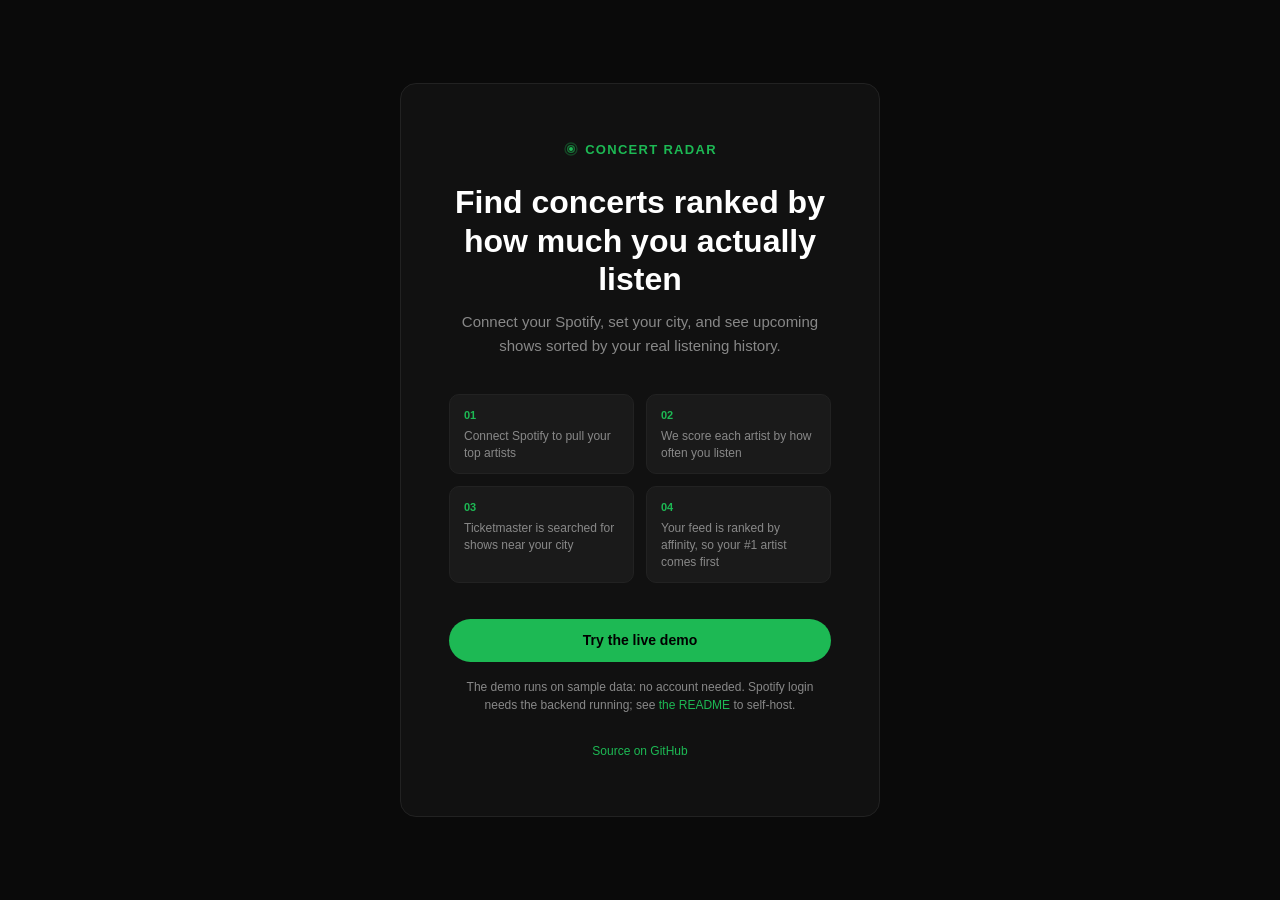
<file: frontend/index.html>
<!DOCTYPE html>
<html lang="en">
<head>
  <meta charset="UTF-8" />
  <meta name="viewport" content="width=device-width, initial-scale=1.0" />
  <title>Concert Radar</title>
  <meta name="description" content="Find upcoming concerts ranked by how much you actually listen to the artist." />
  <link rel="stylesheet" href="style.css" />
</head>
<body>
  <div class="landing">
    <div class="landing-card">

      <div class="landing-logo">
        <svg viewBox="0 0 24 24" fill="currentColor">
          <circle cx="12" cy="12" r="3"/>
          <path d="M12 2a10 10 0 100 20A10 10 0 0012 2zm0 18a8 8 0 110-16 8 8 0 010 16z" opacity=".3"/>
          <path d="M12 6a6 6 0 100 12A6 6 0 0012 6zm0 10a4 4 0 110-8 4 4 0 010 8z" opacity=".6"/>
        </svg>
        Concert Radar
      </div>

      <h1 class="landing-headline">Find concerts ranked by how much you actually listen</h1>
      <p class="landing-sub">Connect your Spotify, set your city, and see upcoming shows sorted by your real listening history.</p>

      <div class="how-it-works">
        <div class="step">
          <div class="step-num">01</div>
          <div class="step-text">Connect Spotify to pull your top artists</div>
        </div>
        <div class="step">
          <div class="step-num">02</div>
          <div class="step-text">We score each artist by how often you listen</div>
        </div>
        <div class="step">
          <div class="step-num">03</div>
          <div class="step-text">Ticketmaster is searched for shows near your city</div>
        </div>
        <div class="step">
          <div class="step-num">04</div>
          <div class="step-text">Your feed is ranked by affinity, so your #1 artist comes first</div>
        </div>
      </div>

      <a id="demo-btn" class="btn btn-primary btn-block" href="dashboard.html?demo">
        Try the live demo
      </a>

      <a id="login-btn" class="btn btn-ghost btn-block mt-8 hidden" href="#">
        <svg width="18" height="18" viewBox="0 0 24 24" fill="currentColor">
          <path d="M12 0C5.4 0 0 5.4 0 12s5.4 12 12 12 12-5.4 12-12S18.66 0 12 0zm5.521 17.34c-.24.359-.66.48-1.021.24-2.82-1.74-6.36-2.101-10.561-1.141-.418.122-.779-.179-.899-.539-.12-.421.18-.78.54-.9 4.56-1.021 8.52-.6 11.64 1.32.42.18.479.659.301 1.02zm1.44-3.3c-.301.42-.841.6-1.262.3-3.239-1.98-8.159-2.58-11.939-1.38-.479.12-1.02-.12-1.14-.6-.12-.48.12-1.021.6-1.141C9.6 9.9 15 10.561 18.72 12.84c.361.181.54.78.241 1.2zm.12-3.36C15.24 8.4 8.82 8.16 5.16 9.301c-.6.179-1.2-.181-1.38-.721-.18-.601.18-1.2.72-1.381 4.26-1.26 11.28-1.02 15.721 1.621.539.3.719 1.02.419 1.56-.299.421-1.02.599-1.559.3z"/>
        </svg>
        Connect with Spotify
      </a>

      <p id="demo-note" class="landing-note hidden">
        The demo runs on sample data: no account needed. Spotify login needs the backend running;
        see <a href="https://github.com/ShawnJoshua03/concert-radar#quickstart">the README</a> to self-host.
      </p>

      <p id="error-msg" class="text-error mt-16 hidden"></p>

      <p class="landing-footer">
        <a href="https://github.com/ShawnJoshua03/concert-radar">Source on GitHub</a>
      </p>

    </div>
  </div>

  <script src="js/demo.js"></script>
  <script src="js/api.js"></script>
  <script src="js/auth.js"></script>
  <script>
    document.addEventListener('DOMContentLoaded', async () => {
      if (API_BASE) {
        const loginBtn = document.getElementById('login-btn');
        loginBtn.href = `${API_BASE}/auth/login`;
        loginBtn.addEventListener('click', exitDemoMode);
        loginBtn.classList.remove('hidden');
      } else {
        document.getElementById('demo-note').classList.remove('hidden');
      }

      const params = new URLSearchParams(window.location.search);
      if (params.get('error')) {
        const msg = document.getElementById('error-msg');
        msg.textContent = `Spotify error: ${params.get('error')}`;
        msg.classList.remove('hidden');
        window.history.replaceState({}, '', window.location.pathname);
      }

      await requireGuest();
    });
  </script>
</body>
</html>
</file>
<file: frontend/style.css>
*, *::before, *::after { box-sizing: border-box; margin: 0; padding: 0; }

:root {
  --bg:        #0a0a0a;
  --surface:   #111;
  --surface-2: #1a1a1a;
  --border:    #222;
  --accent:    #1db954;
  --accent-hover: #1ed760;
  --text:      #fff;
  --muted:     #888;
  --error:     #e05461;
  --radius:    10px;
}

body {
  font-family: -apple-system, BlinkMacSystemFont, "Segoe UI", Helvetica, sans-serif;
  background: var(--bg);
  color: var(--text);
  font-size: 14px;
  line-height: 1.5;
  min-height: 100vh;
}

a { color: inherit; text-decoration: none; }

/* ── Buttons ──────────────────────────────────────────────────── */

.btn {
  display: inline-flex;
  align-items: center;
  gap: 8px;
  padding: 11px 22px;
  border-radius: 500px;
  border: none;
  font-size: 14px;
  font-weight: 600;
  cursor: pointer;
  transition: background 0.15s, color 0.15s, border-color 0.15s;
  white-space: nowrap;
}

.btn-primary {
  background: var(--accent);
  color: #000;
}
.btn-primary:hover { background: var(--accent-hover); }

.btn-ghost {
  background: transparent;
  color: var(--muted);
  border: 1px solid var(--border);
}
.btn-ghost:hover { color: var(--text); border-color: #444; }

.btn-sm { padding: 7px 16px; font-size: 13px; }
.btn-block { width: 100%; justify-content: center; }

/* ── Inputs ───────────────────────────────────────────────────── */

.input {
  background: var(--surface-2);
  border: 1px solid var(--border);
  border-radius: var(--radius);
  color: var(--text);
  font-size: 14px;
  padding: 10px 14px;
  outline: none;
  transition: border-color 0.15s;
  width: 100%;
}
.input:focus { border-color: #444; }
.input::placeholder { color: var(--muted); }

/* ── Header ───────────────────────────────────────────────────── */

.header {
  display: flex;
  align-items: center;
  justify-content: space-between;
  padding: 0 24px;
  height: 60px;
  border-bottom: 1px solid var(--border);
  background: var(--surface);
  position: sticky;
  top: 0;
  z-index: 10;
}

.header-logo {
  font-size: 16px;
  font-weight: 700;
  display: flex;
  align-items: center;
  gap: 8px;
}

.header-logo .dot {
  width: 8px;
  height: 8px;
  background: var(--accent);
  border-radius: 50%;
}

.header-user {
  display: flex;
  align-items: center;
  gap: 12px;
}

.header-avatar {
  width: 32px;
  height: 32px;
  border-radius: 50%;
  object-fit: cover;
  background: var(--border);
}

.header-name { font-size: 13px; color: var(--muted); }

/* ── Layout ───────────────────────────────────────────────────── */

.layout {
  display: grid;
  grid-template-columns: 280px minmax(0, 1fr);
  gap: 0;
  min-height: calc(100vh - 60px);
}

.sidebar {
  border-right: 1px solid var(--border);
  padding: 20px;
  overflow-y: auto;
}

.main {
  padding: 20px 24px;
  overflow-y: auto;
}

/* ── Section titles ───────────────────────────────────────────── */

.section-title {
  font-size: 11px;
  font-weight: 600;
  letter-spacing: 0.08em;
  text-transform: uppercase;
  color: var(--muted);
  margin-bottom: 12px;
}

/* ── City bar ─────────────────────────────────────────────────── */

.city-bar {
  display: flex;
  gap: 8px;
  margin-bottom: 24px;
}

.city-bar .input { flex: 1; }

/* ── Filter bar ───────────────────────────────────────────────── */

.filter-bar {
  display: flex;
  gap: 8px;
  flex-wrap: wrap;
  margin-bottom: 20px;
  align-items: center;
}

.filter-select {
  background: var(--surface);
  border: 1px solid var(--border);
  color: var(--text);
  border-radius: 500px;
  font-size: 13px;
  padding: 6px 12px;
  cursor: pointer;
  outline: none;
}
.filter-select:focus { border-color: #444; }

.filter-label {
  font-size: 12px;
  color: var(--muted);
  margin-left: 4px;
}

/* ── Sidebar artist row ───────────────────────────────────────── */

.artist-row {
  display: flex;
  align-items: center;
  gap: 10px;
  padding: 8px 0;
  border-bottom: 1px solid var(--border);
}
.artist-row:last-child { border-bottom: none; }

.artist-row-img {
  width: 36px;
  height: 36px;
  border-radius: 50%;
  object-fit: cover;
  background: var(--surface-2);
  flex-shrink: 0;
}

.artist-row-info { flex: 1; min-width: 0; }
.artist-row-name { font-size: 13px; font-weight: 500; overflow: hidden; text-overflow: ellipsis; white-space: nowrap; }
.artist-row-score { font-size: 11px; color: var(--muted); }

/* ── Empty / loading states ───────────────────────────────────── */

.empty-state {
  text-align: center;
  padding: 48px 24px;
  color: var(--muted);
}
.empty-state p + p { margin-top: 8px; font-size: 13px; }

.skeleton {
  background: linear-gradient(90deg, var(--surface) 25%, var(--surface-2) 50%, var(--surface) 75%);
  background-size: 200% 100%;
  animation: shimmer 1.4s infinite;
  border-radius: 6px;
}
@keyframes shimmer { to { background-position: -200% 0; } }

/* ── Utilities ────────────────────────────────────────────────── */

.hidden  { display: none !important; }
.mt-4    { margin-top: 4px; }
.mt-8    { margin-top: 8px; }
.mt-16   { margin-top: 16px; }
.text-muted { color: var(--muted); }
.text-accent { color: var(--accent); }
.text-error  { color: var(--error); }

/* ── Landing page ─────────────────────────────────────────────── */

.landing {
  display: flex;
  align-items: center;
  justify-content: center;
  min-height: 100vh;
  padding: 24px;
}

.landing-card {
  background: var(--surface);
  border: 1px solid var(--border);
  border-radius: 16px;
  padding: 56px 48px;
  max-width: 480px;
  width: 100%;
  text-align: center;
}

.landing-logo {
  font-size: 13px;
  font-weight: 700;
  letter-spacing: 0.1em;
  text-transform: uppercase;
  color: var(--accent);
  margin-bottom: 24px;
  display: flex;
  align-items: center;
  justify-content: center;
  gap: 6px;
}

.landing-logo svg { width: 16px; height: 16px; }

.landing-headline {
  font-size: 2rem;
  font-weight: 700;
  line-height: 1.2;
  margin-bottom: 12px;
}

.landing-sub {
  color: var(--muted);
  font-size: 15px;
  margin-bottom: 36px;
  line-height: 1.6;
}

.how-it-works {
  display: grid;
  grid-template-columns: 1fr 1fr;
  gap: 12px;
  margin-bottom: 36px;
  text-align: left;
}

.step {
  background: var(--surface-2);
  border: 1px solid var(--border);
  border-radius: var(--radius);
  padding: 12px 14px;
}

.step-num {
  font-size: 11px;
  font-weight: 700;
  color: var(--accent);
  margin-bottom: 4px;
}

.step-text { font-size: 12px; color: var(--muted); line-height: 1.4; }

.landing-note {
  margin-top: 16px;
  font-size: 12px;
  color: var(--muted);
  line-height: 1.5;
}

.landing-note a,
.landing-footer a,
.demo-banner a { color: var(--accent); }
.landing-note a:hover,
.landing-footer a:hover,
.demo-banner a:hover { text-decoration: underline; }

.landing-footer {
  margin-top: 28px;
  font-size: 12px;
}

/* ── Demo banner ──────────────────────────────────────────────── */

.demo-banner {
  padding: 10px 24px;
  font-size: 13px;
  color: var(--muted);
  background: rgba(29, 185, 84, 0.08);
  border-bottom: 1px solid rgba(29, 185, 84, 0.25);
}
.demo-banner strong { color: var(--accent); }

/* ── Concert card: image backdrop ─────────────────────────────── */

.concert-feed-grid {
  display: grid;
  grid-template-columns: repeat(2, minmax(0, 1fr));
  gap: 14px;
}

.concert-card {
  display: block;
  border-radius: var(--radius);
  overflow: hidden;
  background: var(--surface);
  border: 1px solid var(--border);
  text-decoration: none;
  color: inherit;
  transition: transform 0.15s, border-color 0.15s, box-shadow 0.15s;
}
.concert-card:not([href]) { cursor: default; }
.concert-card:hover {
  transform: translateY(-3px);
  border-color: #2a2a2a;
  box-shadow: 0 8px 28px rgba(0, 0, 0, 0.45);
}

.concert-card-backdrop {
  position: relative;
  height: 150px;
  overflow: hidden;
  background: var(--surface-2);
}

.concert-card-img {
  width: 100%;
  height: 100%;
  object-fit: cover;
  object-position: center 20%;
  display: block;
  filter: brightness(0.55);
  transition: filter 0.2s;
}
.concert-card:hover .concert-card-img { filter: brightness(0.7); }

.concert-card-backdrop::after {
  content: '';
  position: absolute;
  inset: 0;
  background: linear-gradient(
    to bottom,
    transparent 15%,
    rgba(17, 17, 17, 0.45) 55%,
    #111 100%
  );
}

.concert-card-affinity {
  position: absolute;
  top: 10px;
  right: 10px;
  width: 44px;
  height: 44px;
  z-index: 1;
}

.affinity-ring {
  width: 44px;
  height: 44px;
  transform: rotate(-90deg);
  display: block;
}

.affinity-ring-bg {
  fill: none;
  stroke: rgba(255, 255, 255, 0.15);
  stroke-width: 3;
}

.affinity-ring-fill {
  fill: none;
  stroke: var(--accent);
  stroke-width: 3;
  stroke-linecap: round;
  transition: stroke-dasharray 0.7s cubic-bezier(0.4, 0, 0.2, 1);
}

.affinity-ring-label {
  position: absolute;
  inset: 0;
  display: flex;
  align-items: center;
  justify-content: center;
  font-size: 11px;
  font-weight: 700;
  color: #fff;
  text-shadow: 0 1px 4px rgba(0, 0, 0, 0.7);
}

.concert-card-content {
  padding: 12px 14px 14px;
}

.concert-card-artist {
  font-size: 12px;
  font-weight: 700;
  letter-spacing: 0.06em;
  text-transform: uppercase;
  color: var(--text);
  margin-bottom: 3px;
  white-space: nowrap;
  overflow: hidden;
  text-overflow: ellipsis;
}

.concert-card-event {
  font-size: 13px;
  font-weight: 500;
  color: var(--text);
  margin-bottom: 3px;
  white-space: nowrap;
  overflow: hidden;
  text-overflow: ellipsis;
}

.concert-card-venue {
  font-size: 12px;
  color: var(--muted);
  margin-bottom: 10px;
  white-space: nowrap;
  overflow: hidden;
  text-overflow: ellipsis;
}

.concert-card-footer {
  display: flex;
  align-items: center;
  justify-content: space-between;
  gap: 8px;
}

.concert-card-date {
  font-size: 12px;
  font-weight: 600;
  color: var(--text);
}

.concert-card-price {
  font-size: 12px;
  font-weight: 600;
  color: var(--accent);
}

@media (max-width: 900px) {
  .concert-feed-grid { grid-template-columns: minmax(0, 1fr); }
}

@media (max-width: 720px) {
  .layout { grid-template-columns: minmax(0, 1fr); align-content: start; }
  .sidebar { border-right: none; border-bottom: 1px solid var(--border); max-height: 320px; }
  .header, .demo-banner { padding-left: 16px; padding-right: 16px; }
  .main { padding: 20px 16px; }
}

@media (max-width: 520px) {
  .landing { padding: 16px; }
  .landing-card { padding: 36px 24px; }
  .landing-headline { font-size: 1.6rem; }
  .how-it-works { grid-template-columns: 1fr; }
  .header-name { display: none; }
}

@media (prefers-reduced-motion: reduce) {
  *, *::before, *::after { transition: none !important; animation: none !important; }
}
</file>
